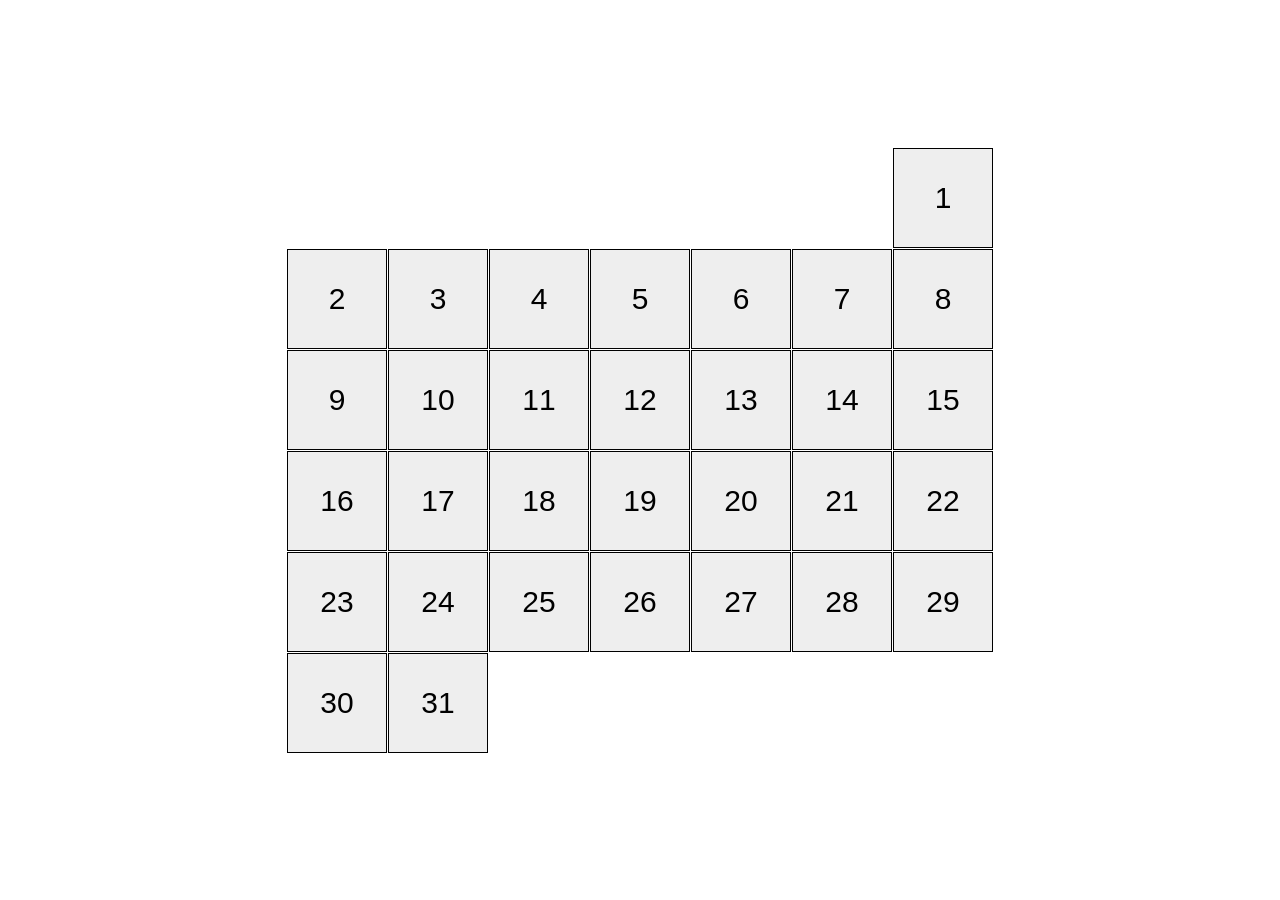
<file: index.html>
<!doctype html><html lang="en"><head><meta charset="utf-8"><meta name="viewport" content="width=device-width, initial-scale=1.0"><title>Calendar</title><link rel="stylesheet" href="index.2c640265.css"></head><body> <div class="calendar calendar--month-length-31 calendar--start-day-sun"> <div class="calendar__day"></div> <div class="calendar__day"></div> <div class="calendar__day"></div> <div class="calendar__day"></div> <div class="calendar__day"></div> <div class="calendar__day"></div> <div class="calendar__day"></div> <div class="calendar__day"></div> <div class="calendar__day"></div> <div class="calendar__day"></div> <div class="calendar__day"></div> <div class="calendar__day"></div> <div class="calendar__day"></div> <div class="calendar__day"></div> <div class="calendar__day"></div> <div class="calendar__day"></div> <div class="calendar__day"></div> <div class="calendar__day"></div> <div class="calendar__day"></div> <div class="calendar__day"></div> <div class="calendar__day"></div> <div class="calendar__day"></div> <div class="calendar__day"></div> <div class="calendar__day"></div> <div class="calendar__day"></div> <div class="calendar__day"></div> <div class="calendar__day"></div> <div class="calendar__day"></div> <div class="calendar__day"></div> <div class="calendar__day"></div> <div class="calendar__day"></div> </div> </body></html>
</file>
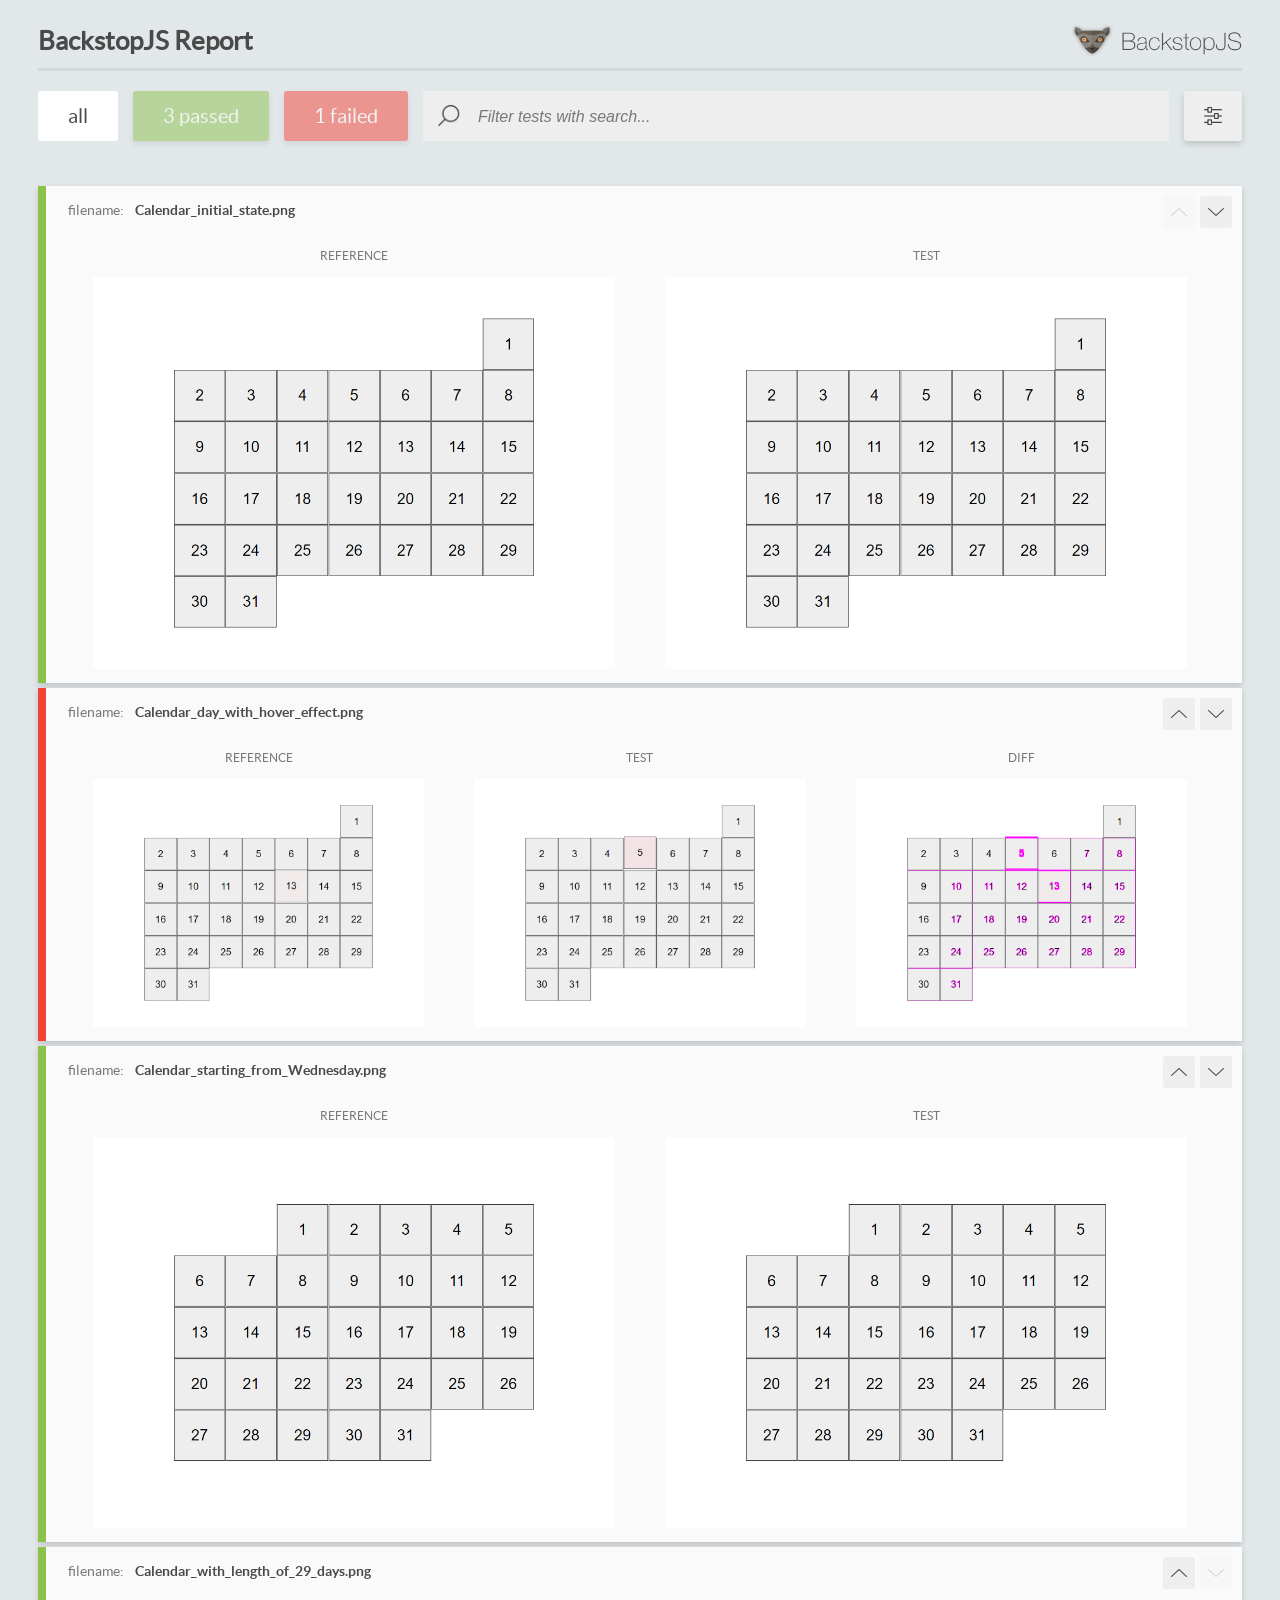
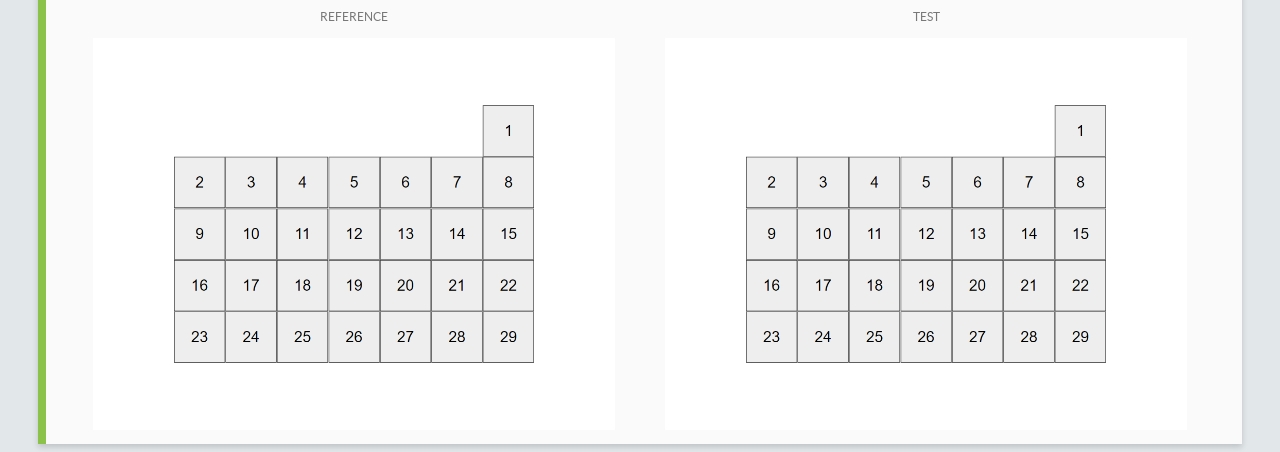
<file: report/html_report/index.html>
<!DOCTYPE html>
<html>
  <head>
    <meta charset="utf-8">
    <!-- Disable Cache -->
    <meta http-equiv="Cache-Control" content="no-cache, no-store, must-revalidate">
    <meta http-equiv="Pragma" content="no-cache">
    <meta http-equiv="Expires" content="0">

    <title>BackstopJS Report</title>

    <style>
      @font-face {
          font-family: 'latoregular';
          src: url('./assets/fonts/lato-regular-webfont.woff2') format('woff2'),
              url('./assets/fonts/lato-regular-webfont.woff') format('woff');
          font-weight: 400;
          font-style: normal;
      }
      @font-face {
          font-family: 'latobold';
          src: url('./assets/fonts/lato-bold-webfont.woff2') format('woff2'),
              url('./assets/fonts/lato-bold-webfont.woff') format('woff');
          font-weight: 700;
          font-style: normal;
      }

      .ReactModal__Body--open {
          overflow: hidden;
      }
      .ReactModal__Body--open .header {
        display: none;
      }

    </style>
  </head>
  <body style="background-color: #E2E7EA">
    <div id="root">

    </div>
    <script>
      function report (report) { // eslint-disable-line no-unused-vars
        window.tests = report;
      }
    </script>
    <script src="config.js"></script>
    <script src="index_bundle.js"></script>
  </body>
</html>
</file>
<file: index.2c640265.css>
*{box-sizing:border-box}body{flex-direction:column;justify-content:center;align-items:center;height:100vh;margin:0;font-family:Arial,sans-serif;font-size:30px;font-style:normal;display:flex}.calendar{flex-wrap:wrap;gap:1px;max-width:726px;padding:10px;display:flex}.calendar--start-day-mon .calendar__day:first-child{margin-left:606px}.calendar--start-day-tue .calendar__day:first-child{margin-left:303px}.calendar--start-day-wed .calendar__day:first-child{margin-left:202px}.calendar--start-day-thu .calendar__day:first-child{margin-left:151.5px}.calendar--start-day-fri .calendar__day:first-child{margin-left:121.2px}.calendar--start-day-sat .calendar__day:first-child{margin-left:101px}.calendar--month-length-28 .calendar__day:last-child:before{content:"28"}.calendar--month-length-28 .calendar__day:nth-child(n+28){display:none}.calendar--month-length-28 .calendar__day:nth-child(31){display:flex}.calendar--month-length-29 .calendar__day:last-child:before{content:"29"}.calendar--month-length-29 .calendar__day:nth-child(n+29){display:none}.calendar--month-length-29 .calendar__day:nth-child(31){display:flex}.calendar--month-length-30 .calendar__day:last-child:before{content:"30"}.calendar--month-length-30 .calendar__day:nth-child(n+30){display:none}.calendar--month-length-30 .calendar__day:nth-child(31){display:flex}.calendar--month-length-31 .calendar__day:last-child:before{content:"31"}.calendar--month-length-31 .calendar__day:nth-child(n+31){display:none}.calendar--month-length-31 .calendar__day:nth-child(31){display:flex}.calendar__day{box-sizing:border-box;background-color:#eee;border:1px solid #000;justify-content:center;align-items:center;width:100px;height:100px;transition-duration:.5s;display:flex;position:relative}.calendar__day:first-child:before{content:"1";position:absolute}.calendar__day:nth-child(2):before{content:"2";position:absolute}.calendar__day:nth-child(3):before{content:"3";position:absolute}.calendar__day:nth-child(4):before{content:"4";position:absolute}.calendar__day:nth-child(5):before{content:"5";position:absolute}.calendar__day:nth-child(6):before{content:"6";position:absolute}.calendar__day:nth-child(7):before{content:"7";position:absolute}.calendar__day:nth-child(8):before{content:"8";position:absolute}.calendar__day:nth-child(9):before{content:"9";position:absolute}.calendar__day:nth-child(10):before{content:"10";position:absolute}.calendar__day:nth-child(11):before{content:"11";position:absolute}.calendar__day:nth-child(12):before{content:"12";position:absolute}.calendar__day:nth-child(13):before{content:"13";position:absolute}.calendar__day:nth-child(14):before{content:"14";position:absolute}.calendar__day:nth-child(15):before{content:"15";position:absolute}.calendar__day:nth-child(16):before{content:"16";position:absolute}.calendar__day:nth-child(17):before{content:"17";position:absolute}.calendar__day:nth-child(18):before{content:"18";position:absolute}.calendar__day:nth-child(19):before{content:"19";position:absolute}.calendar__day:nth-child(20):before{content:"20";position:absolute}.calendar__day:nth-child(21):before{content:"21";position:absolute}.calendar__day:nth-child(22):before{content:"22";position:absolute}.calendar__day:nth-child(23):before{content:"23";position:absolute}.calendar__day:nth-child(24):before{content:"24";position:absolute}.calendar__day:nth-child(25):before{content:"25";position:absolute}.calendar__day:nth-child(26):before{content:"26";position:absolute}.calendar__day:nth-child(27):before{content:"27";position:absolute}.calendar__day:nth-child(28):before{content:"28";position:absolute}.calendar__day:nth-child(29):before{content:"29";position:absolute}.calendar__day:nth-child(30):before{content:"30";position:absolute}.calendar__day:nth-child(31):before{content:"31";position:absolute}.calendar__day:hover{cursor:pointer;background-color:#ffbfcb;transition-duration:.5s;transform:translateY(-20px)}.calendar--start-day-sun .calendar__day:first-child{margin-left:606px}
/*# sourceMappingURL=index.2c640265.css.map */
</file>
